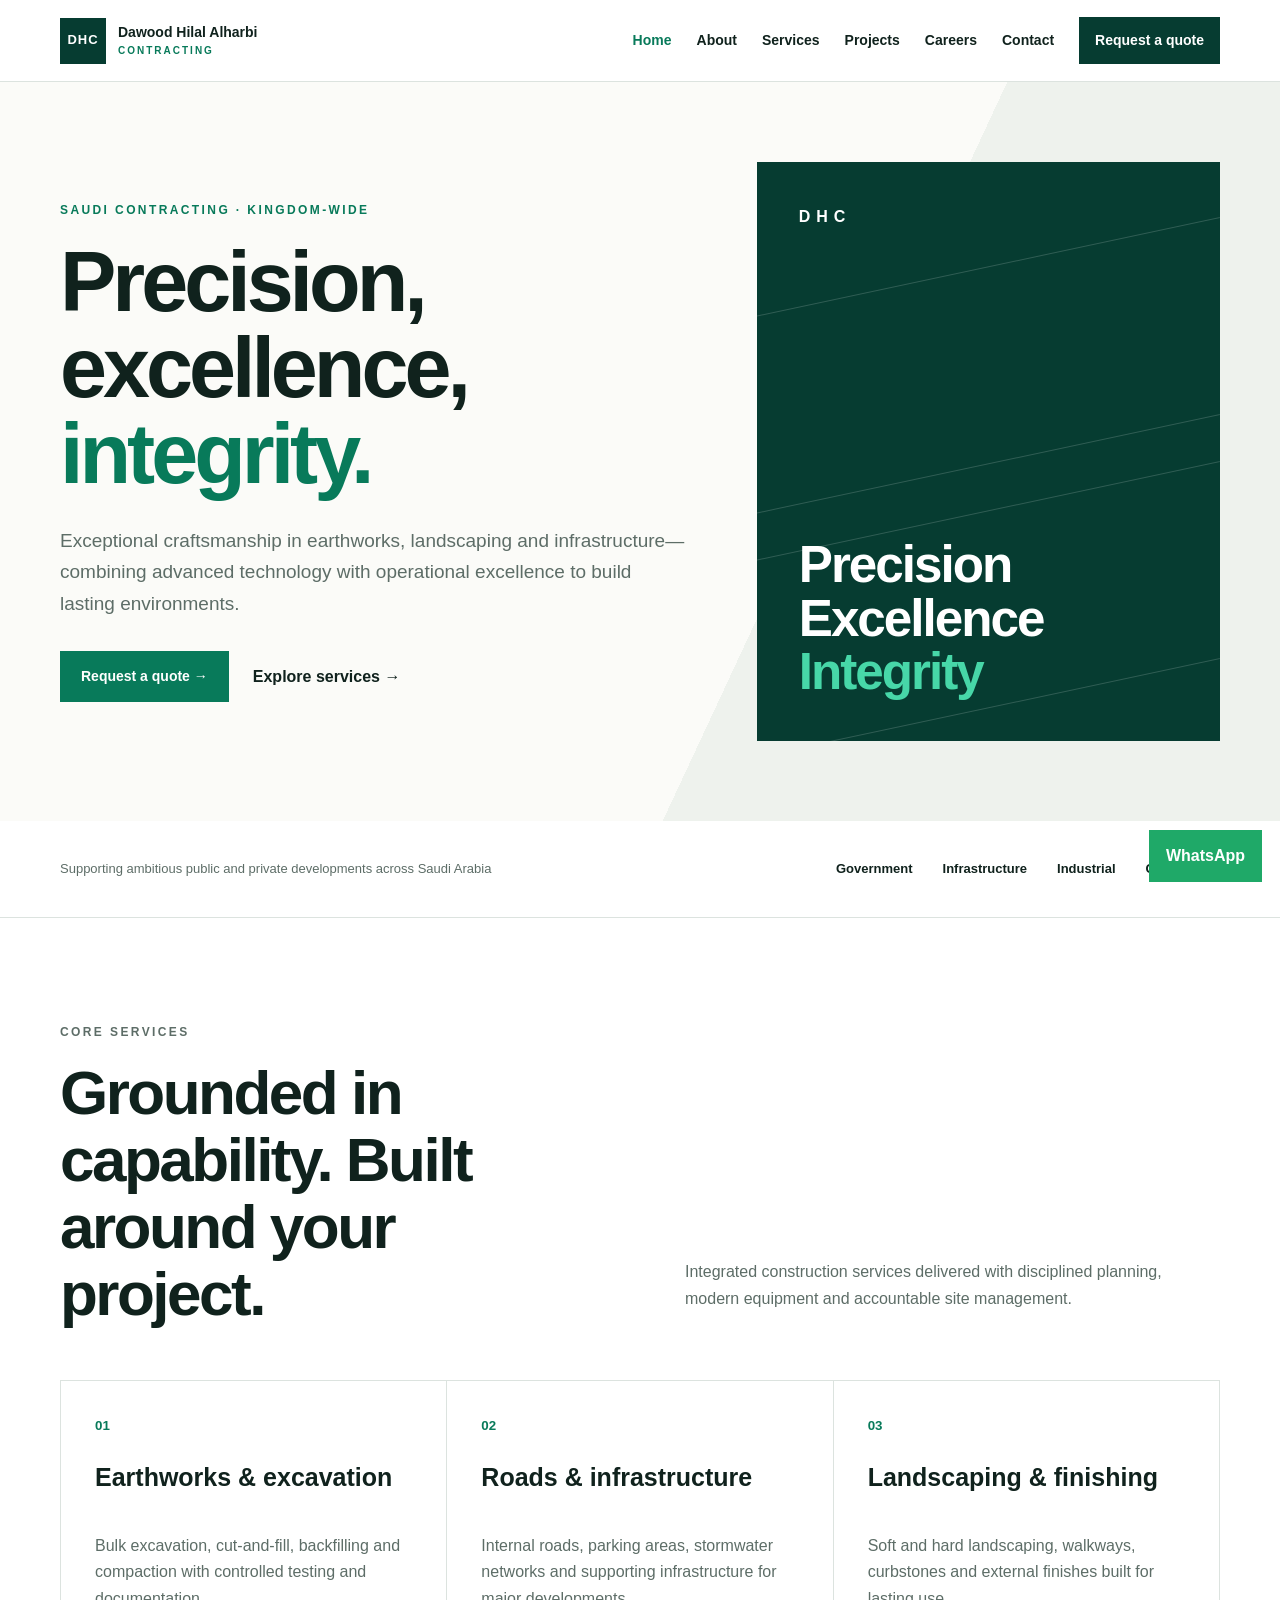
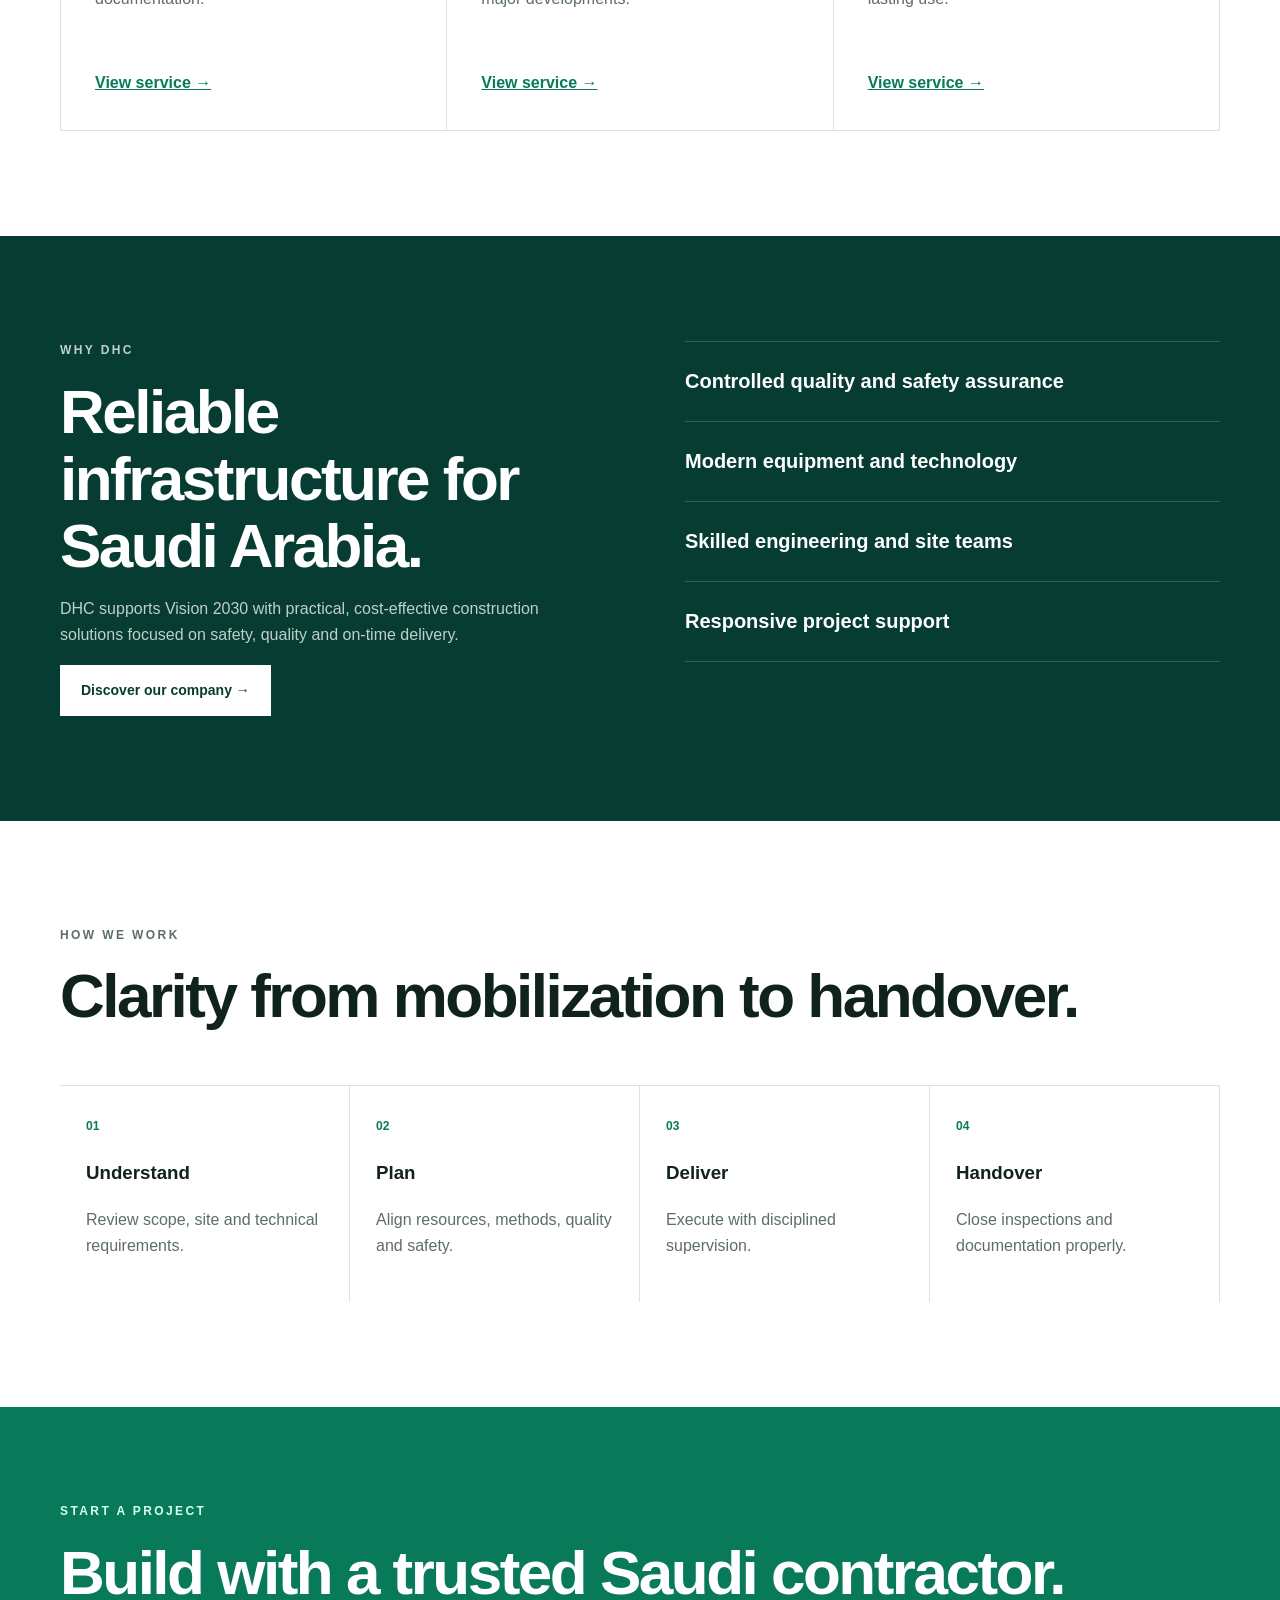
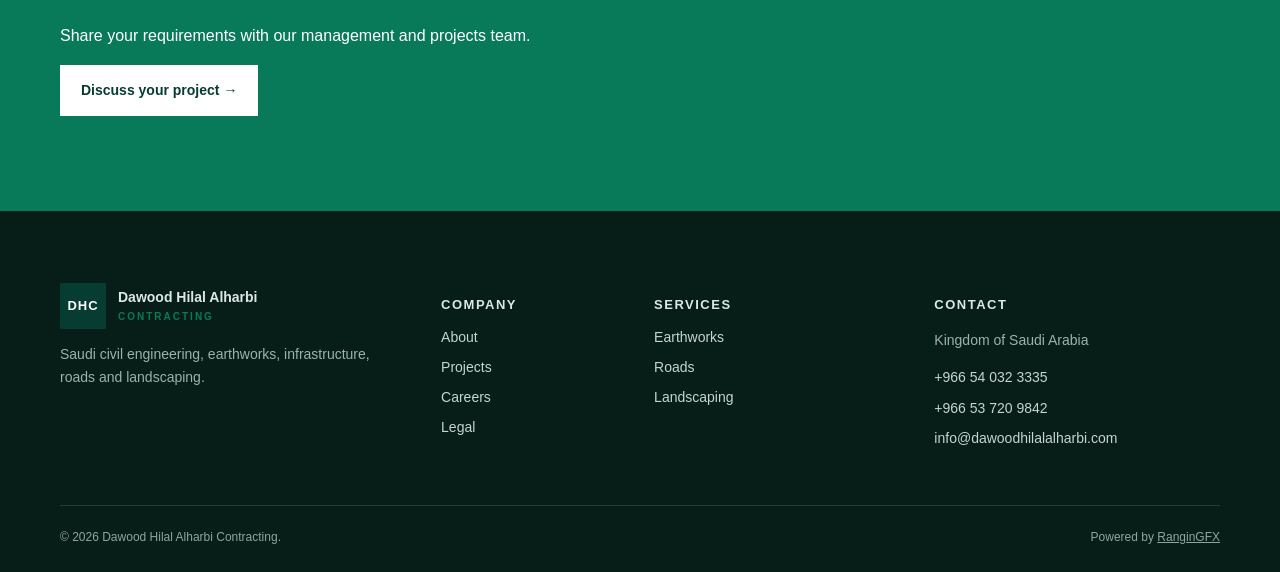
<file: index.html>
<!doctype html><html lang="en"><head><meta charset="utf-8"><meta name="viewport" content="width=device-width,initial-scale=1"><title>Dawood Hilal Alharbi Contracting | Saudi Construction Company</title><meta name="description" content="Saudi contractor for earthworks, civil infrastructure, roads and landscaping. Safe, efficient delivery across the Kingdom."><meta name="robots" content="index,follow,max-image-preview:large"><link rel="canonical" href="https://dawoodhilalalharbi.com/"><meta property="og:title" content="Dawood Hilal Alharbi Contracting"><meta property="og:description" content="Precision, excellence and integrity in Saudi construction."><meta property="og:url" content="https://dawoodhilalalharbi.com/"><meta property="og:type" content="website"><link rel="icon" href="/favicon.svg"><link rel="stylesheet" href="/assets/styles.css"><script type="application/ld+json">{"@context":"https://schema.org","@type":"GeneralContractor","name":"Dawood Hilal Alharbi Contracting","alternateName":"DHC","url":"https://dawoodhilalalharbi.com","email":"info@dawoodhilalalharbi.com","telephone":"+966540323335","areaServed":{"@type":"Country","name":"Saudi Arabia"},"sameAs":["https://www.facebook.com/dawoodhilalalharbi","https://www.linkedin.com/company/dawoodhilalalharbi"]}</script></head><body><a class="skip" href="#main">Skip to content</a><header class="site-header"><div class="container header-inner"><a class="brand" href="/"><span class="brand-mark">DHC</span><span><b>Dawood Hilal Alharbi</b><small>Contracting</small></span></a><button class="menu" aria-expanded="false">☰</button><nav class="nav"><a href="/" aria-current="page">Home</a><a href="/about/">About</a><a href="/services/">Services</a><a href="/projects/">Projects</a><a href="/careers/">Careers</a><a href="/contact/">Contact</a><a class="nav-cta" href="/contact/">Request a quote</a></nav></div></header><main id="main"><section class="hero"><div class="container hero-grid"><div><p class="eyebrow">Saudi contracting · Kingdom-wide</p><h1>Precision, excellence, <span>integrity.</span></h1><p class="lead">Exceptional craftsmanship in earthworks, landscaping and infrastructure—combining advanced technology with operational excellence to build lasting environments.</p><div class="actions"><a class="button" href="/contact/">Request a quote →</a><a class="text-link" href="/services/">Explore services →</a></div></div><div class="visual"><b>DHC</b><strong>Precision<br>Excellence<br><span>Integrity</span></strong></div></div></section><section class="trust"><div class="container"><p>Supporting ambitious public and private developments across Saudi Arabia</p><div><span>Government</span><span>Infrastructure</span><span>Industrial</span><span>Commercial</span></div></div></section><section class="section"><div class="container"><div class="section-head"><div><p class="eyebrow">Core services</p><h2>Grounded in capability. Built around your project.</h2></div><p>Integrated construction services delivered with disciplined planning, modern equipment and accountable site management.</p></div><div class="cards"><article class="card"><small>01</small><h3>Earthworks & excavation</h3><p>Bulk excavation, cut-and-fill, backfilling and compaction with controlled testing and documentation.</p><a href="/services/earthworks-excavation/">View service →</a></article><article class="card"><small>02</small><h3>Roads & infrastructure</h3><p>Internal roads, parking areas, stormwater networks and supporting infrastructure for major developments.</p><a href="/services/roads-infrastructure/">View service →</a></article><article class="card"><small>03</small><h3>Landscaping & finishing</h3><p>Soft and hard landscaping, walkways, curbstones and external finishes built for lasting use.</p><a href="/services/landscaping/">View service →</a></article></div></div></section><section class="section dark"><div class="container split"><div><p class="eyebrow">Why DHC</p><h2>Reliable infrastructure for Saudi Arabia.</h2><p>DHC supports Vision 2030 with practical, cost-effective construction solutions focused on safety, quality and on-time delivery.</p><a class="button button-light" href="/about/">Discover our company →</a></div><ul class="list"><li>Controlled quality and safety assurance</li><li>Modern equipment and technology</li><li>Skilled engineering and site teams</li><li>Responsive project support</li></ul></div></section><section class="section"><div class="container"><p class="eyebrow">How we work</p><h2>Clarity from mobilization to handover.</h2><div class="process"><article><span>01</span><h3>Understand</h3><p>Review scope, site and technical requirements.</p></article><article><span>02</span><h3>Plan</h3><p>Align resources, methods, quality and safety.</p></article><article><span>03</span><h3>Deliver</h3><p>Execute with disciplined supervision.</p></article><article><span>04</span><h3>Handover</h3><p>Close inspections and documentation properly.</p></article></div></div></section><section class="cta"><div class="container"><p class="eyebrow">Start a project</p><h2>Build with a trusted Saudi contractor.</h2><p>Share your requirements with our management and projects team.</p><a class="button button-light" href="/contact/">Discuss your project →</a></div></section></main><footer><div class="container footer-grid"><div><a class="brand" href="/"><span class="brand-mark">DHC</span><span><b>Dawood Hilal Alharbi</b><small>Contracting</small></span></a><p>Saudi civil engineering, earthworks, infrastructure, roads and landscaping.</p></div><div><h2>Company</h2><a href="/about/">About</a><a href="/projects/">Projects</a><a href="/careers/">Careers</a><a href="/legal/">Legal</a></div><div><h2>Services</h2><a href="/services/earthworks-excavation/">Earthworks</a><a href="/services/roads-infrastructure/">Roads</a><a href="/services/landscaping/">Landscaping</a></div><div><h2>Contact</h2><p>Kingdom of Saudi Arabia</p><a href="tel:+966540323335">+966 54 032 3335</a><a href="tel:+966537209842">+966 53 720 9842</a><a href="mailto:info@dawoodhilalalharbi.com">info@dawoodhilalalharbi.com</a></div></div><div class="container footer-bottom"><span>© 2026 Dawood Hilal Alharbi Contracting.</span><span>Powered by <a href="https://rangingfx.com/">RanginGFX</a></span></div></footer><a class="wa" href="https://wa.me/966540323335">WhatsApp</a><script src="/assets/site.js"></script></body></html>
</file>
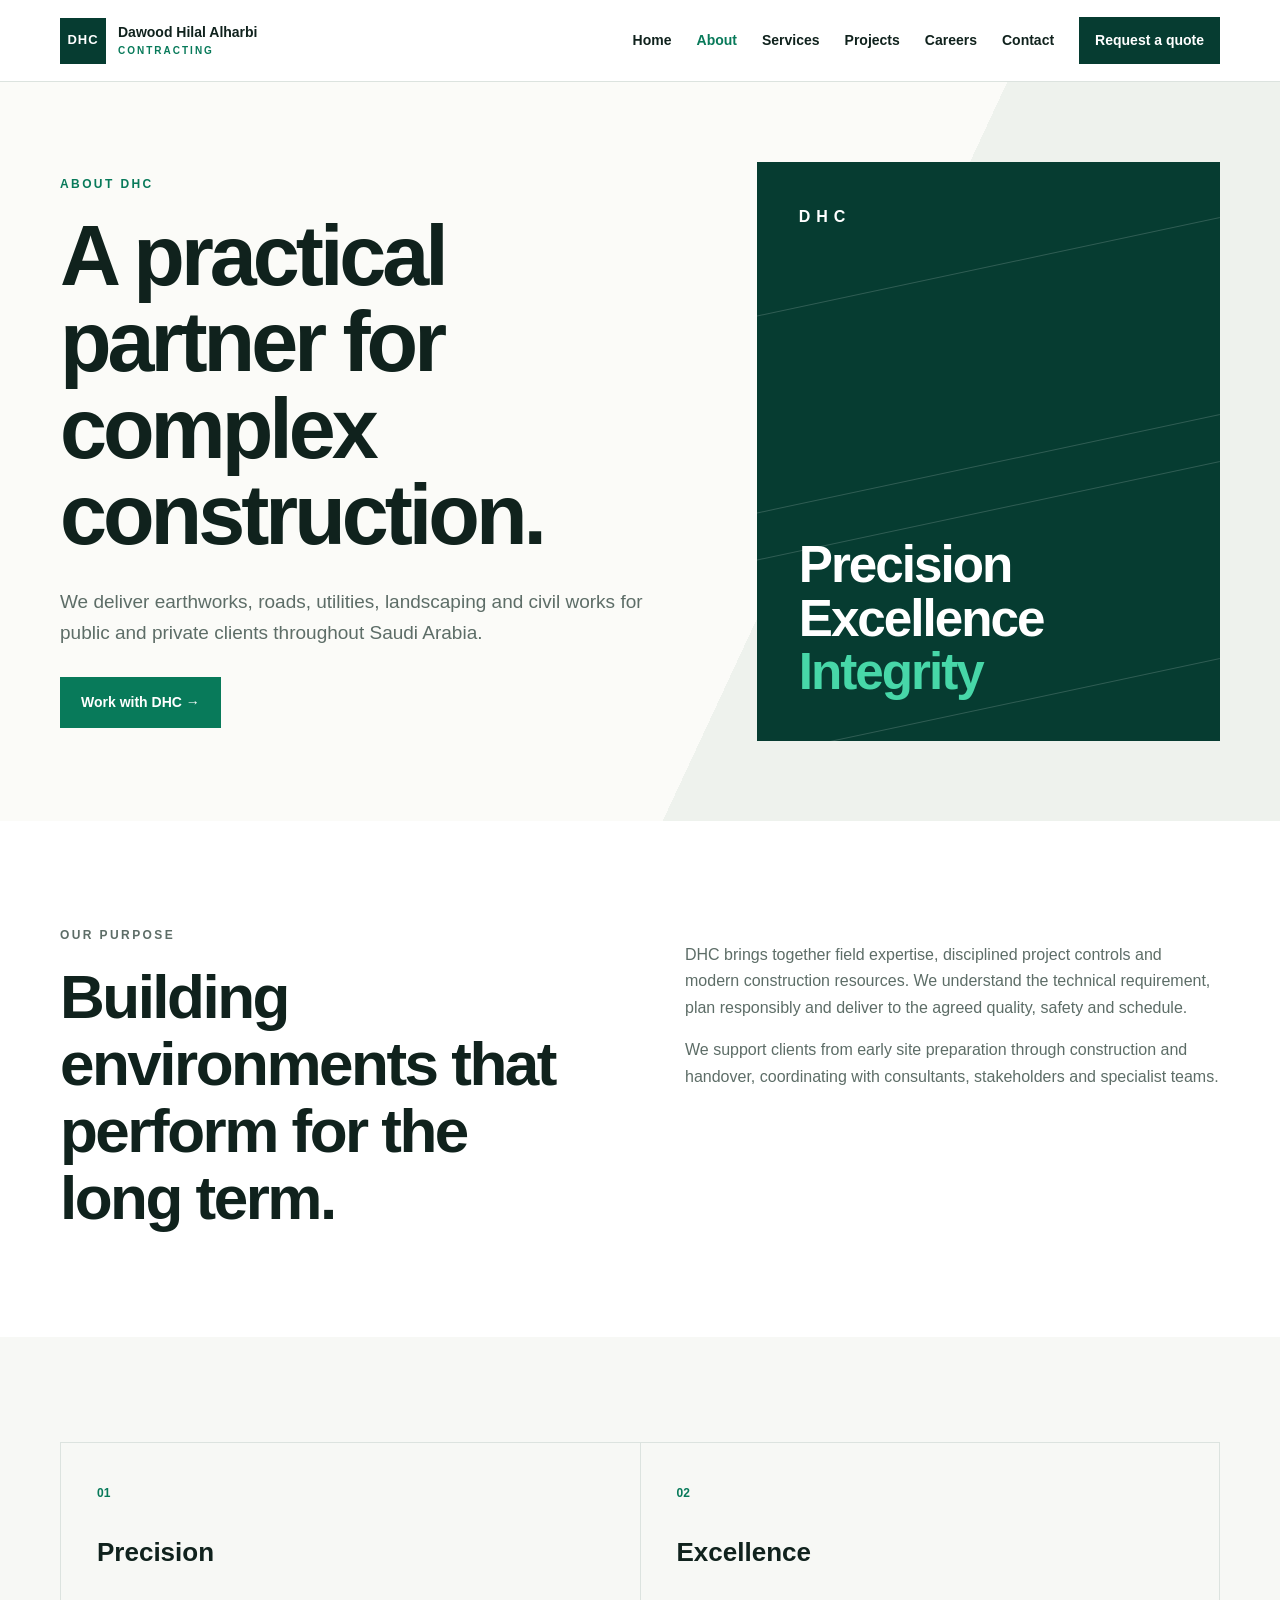
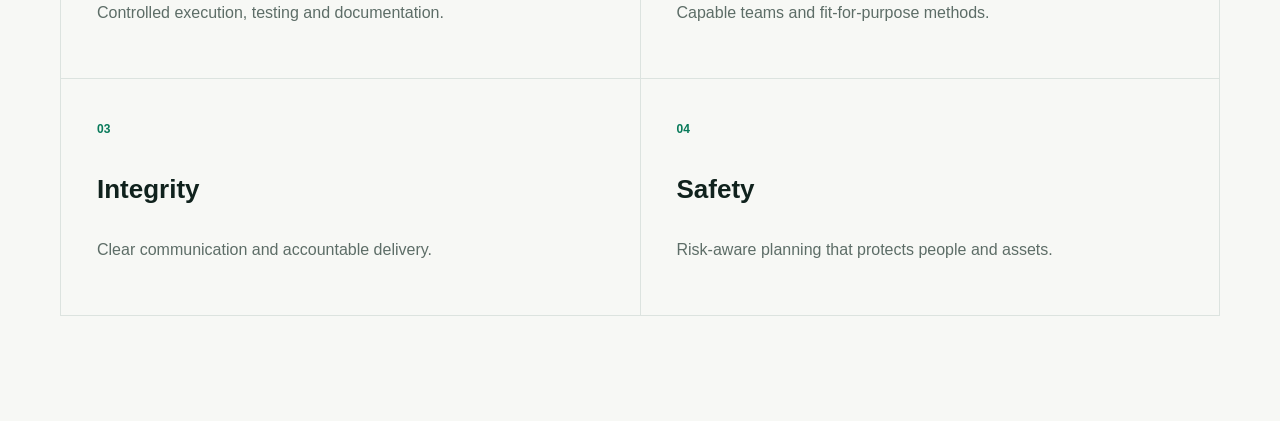
<file: about/index.html>
<!doctype html><html lang="en"><head><meta charset="utf-8"><meta name="viewport" content="width=device-width,initial-scale=1"><title>About DHC | Saudi Contracting Company</title><meta name="description" content="Learn about Dawood Hilal Alharbi Contracting, focused on safe, precise and accountable infrastructure delivery in Saudi Arabia."><link rel="canonical" href="https://dawoodhilalalharbi.com/about/"><link rel="stylesheet" href="/assets/styles.css"></head><body><header class="site-header"><div class="container header-inner"><a class="brand" href="/"><span class="brand-mark">DHC</span><span><b>Dawood Hilal Alharbi</b><small>Contracting</small></span></a><button class="menu">☰</button><nav class="nav"><a href="/">Home</a><a href="/about/" aria-current="page">About</a><a href="/services/">Services</a><a href="/projects/">Projects</a><a href="/careers/">Careers</a><a href="/contact/">Contact</a><a class="nav-cta" href="/contact/">Request a quote</a></nav></div></header><main><section class="hero"><div class="container hero-grid"><div><p class="eyebrow">About DHC</p><h1>A practical partner for complex construction.</h1><p class="lead">We deliver earthworks, roads, utilities, landscaping and civil works for public and private clients throughout Saudi Arabia.</p><a class="button" href="/contact/">Work with DHC →</a></div><div class="visual"><b>DHC</b><strong>Precision<br>Excellence<br><span>Integrity</span></strong></div></div></section><section class="section"><div class="container split"><div><p class="eyebrow">Our purpose</p><h2>Building environments that perform for the long term.</h2></div><div class="prose"><p>DHC brings together field expertise, disciplined project controls and modern construction resources. We understand the technical requirement, plan responsibly and deliver to the agreed quality, safety and schedule.</p><p>We support clients from early site preparation through construction and handover, coordinating with consultants, stakeholders and specialist teams.</p></div></div></section><section class="section soft"><div class="container grid"><article><span>01</span><h3>Precision</h3><p>Controlled execution, testing and documentation.</p></article><article><span>02</span><h3>Excellence</h3><p>Capable teams and fit-for-purpose methods.</p></article><article><span>03</span><h3>Integrity</h3><p>Clear communication and accountable delivery.</p></article><article><span>04</span><h3>Safety</h3><p>Risk-aware planning that protects people and assets.</p></article></div></section></main><script src="/assets/site.js"></script></body></html>
</file>
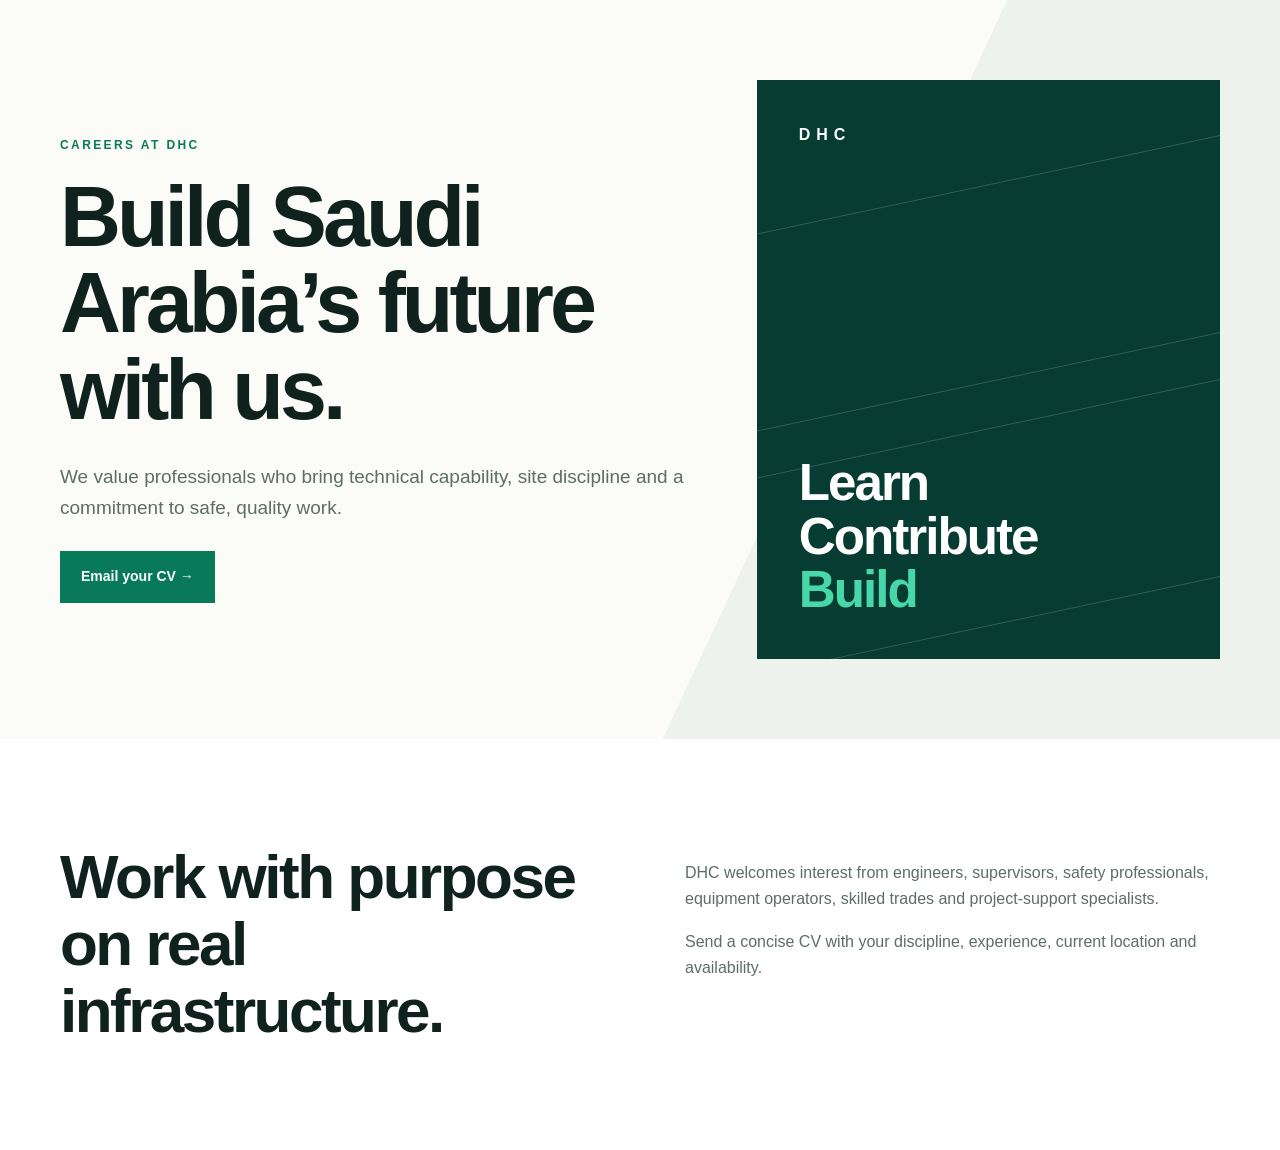
<file: careers/index.html>
<!doctype html><html lang="en"><head><meta charset="utf-8"><meta name="viewport" content="width=device-width,initial-scale=1"><title>Careers at DHC | Construction Jobs Saudi Arabia</title><meta name="description" content="Career opportunities in engineering, safety, supervision and construction operations at DHC."><link rel="canonical" href="https://dawoodhilalalharbi.com/careers/"><link rel="stylesheet" href="/assets/styles.css"></head><body><main><section class="hero"><div class="container hero-grid"><div><p class="eyebrow">Careers at DHC</p><h1>Build Saudi Arabia’s future with us.</h1><p class="lead">We value professionals who bring technical capability, site discipline and a commitment to safe, quality work.</p><a class="button" href="mailto:info@dawoodhilalalharbi.com?subject=Career%20Application%20-%20DHC">Email your CV →</a></div><div class="visual"><b>DHC</b><strong>Learn<br>Contribute<br><span>Build</span></strong></div></div></section><section class="section"><div class="container split"><div><h2>Work with purpose on real infrastructure.</h2></div><div class="prose"><p>DHC welcomes interest from engineers, supervisors, safety professionals, equipment operators, skilled trades and project-support specialists.</p><p>Send a concise CV with your discipline, experience, current location and availability.</p></div></div></section></main></body></html>
</file>
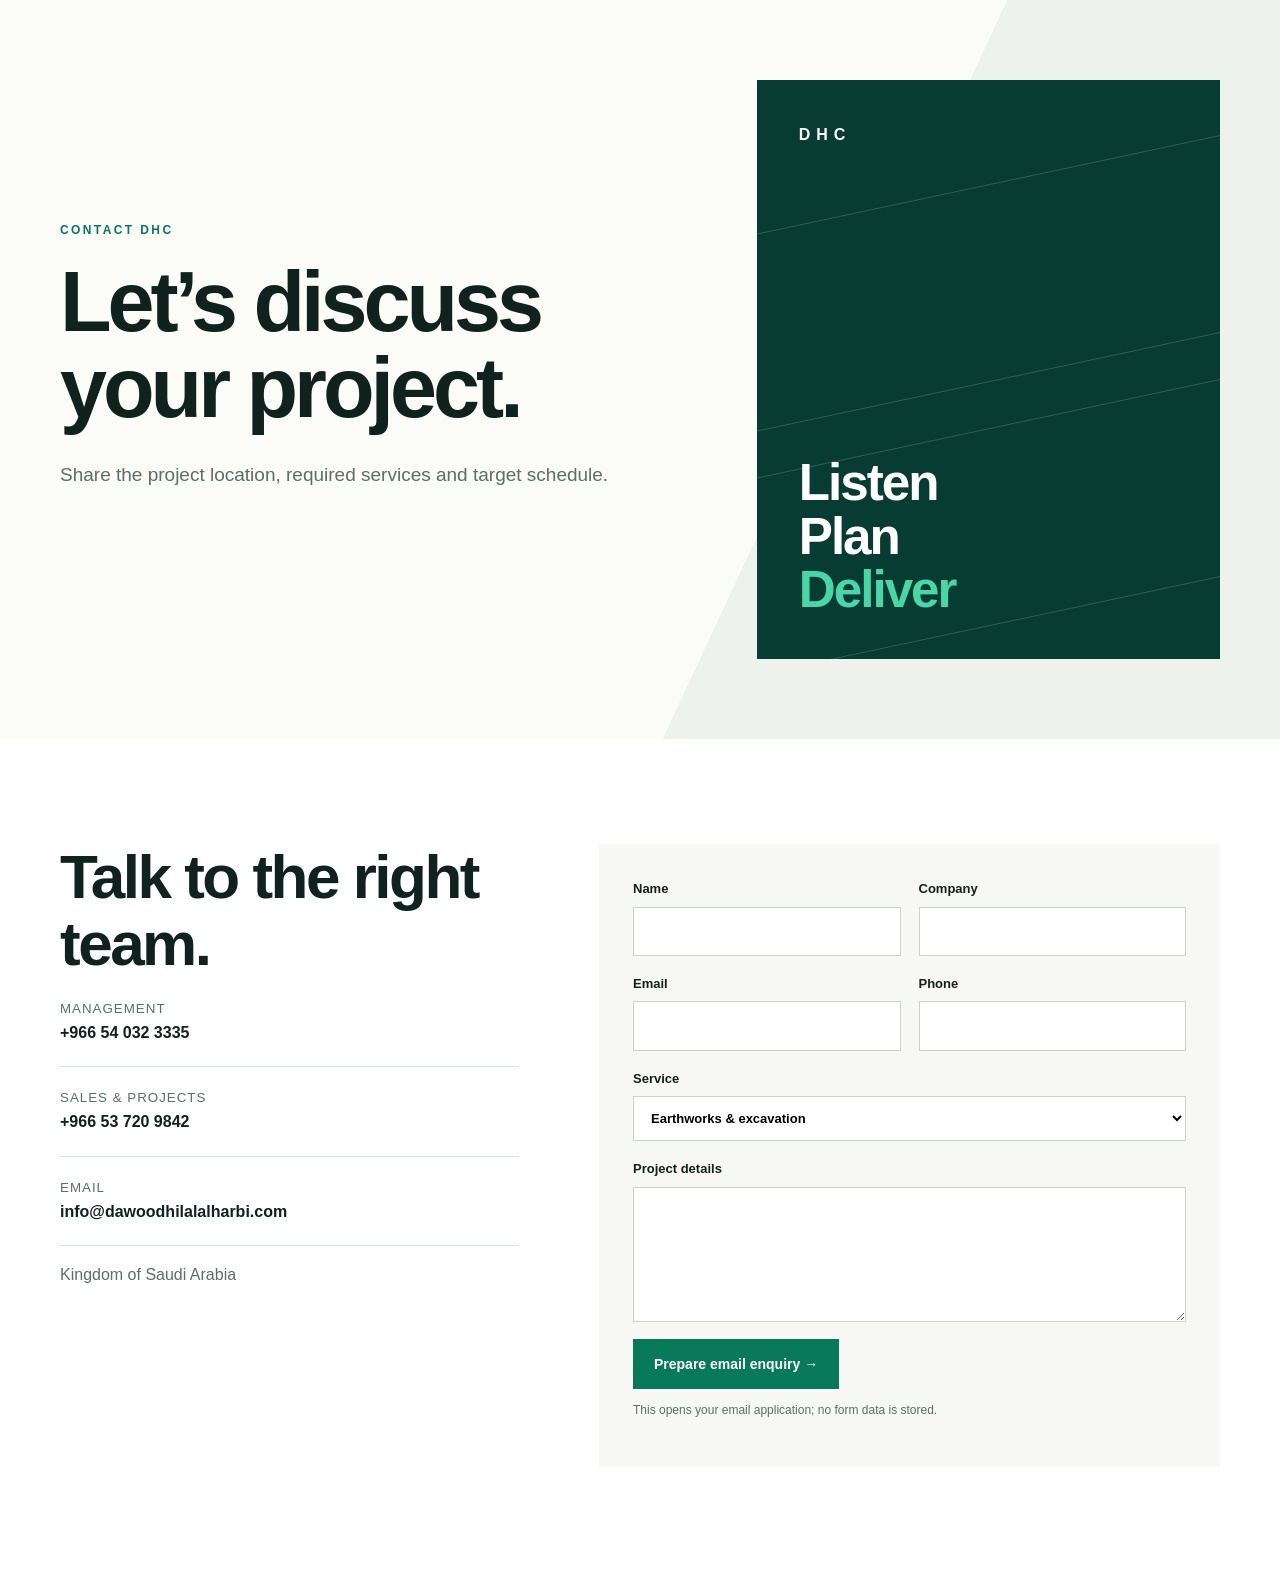
<file: contact/index.html>
<!doctype html><html lang="en"><head><meta charset="utf-8"><meta name="viewport" content="width=device-width,initial-scale=1"><title>Contact DHC | Request a Construction Quote</title><meta name="description" content="Contact DHC for construction, earthworks, roads, infrastructure and landscaping enquiries in Saudi Arabia."><link rel="canonical" href="https://dawoodhilalalharbi.com/contact/"><link rel="stylesheet" href="/assets/styles.css"></head><body><main><section class="hero"><div class="container hero-grid"><div><p class="eyebrow">Contact DHC</p><h1>Let’s discuss your project.</h1><p class="lead">Share the project location, required services and target schedule.</p></div><div class="visual"><b>DHC</b><strong>Listen<br>Plan<br><span>Deliver</span></strong></div></div></section><section class="section"><div class="container contact"><div><h2>Talk to the right team.</h2><a class="contact-line" href="tel:+966540323335"><small>Management</small><b>+966 54 032 3335</b></a><a class="contact-line" href="tel:+966537209842"><small>Sales & projects</small><b>+966 53 720 9842</b></a><a class="contact-line" href="mailto:info@dawoodhilalalharbi.com"><small>Email</small><b>info@dawoodhilalalharbi.com</b></a><p>Kingdom of Saudi Arabia</p></div><form id="enquiry" class="form"><div class="row"><label>Name<input name="name" required></label><label>Company<input name="company"></label></div><div class="row"><label>Email<input type="email" name="email" required></label><label>Phone<input name="phone"></label></div><label>Service<select name="service"><option>Earthworks & excavation</option><option>Roads & infrastructure</option><option>Landscaping & finishing</option><option>Civil & structural works</option><option>Other</option></select></label><label>Project details<textarea name="details" rows="5" required></textarea></label><button class="button">Prepare email enquiry →</button><p class="form-note">This opens your email application; no form data is stored.</p></form></div></section></main><script src="/assets/site.js"></script></body></html>
</file>
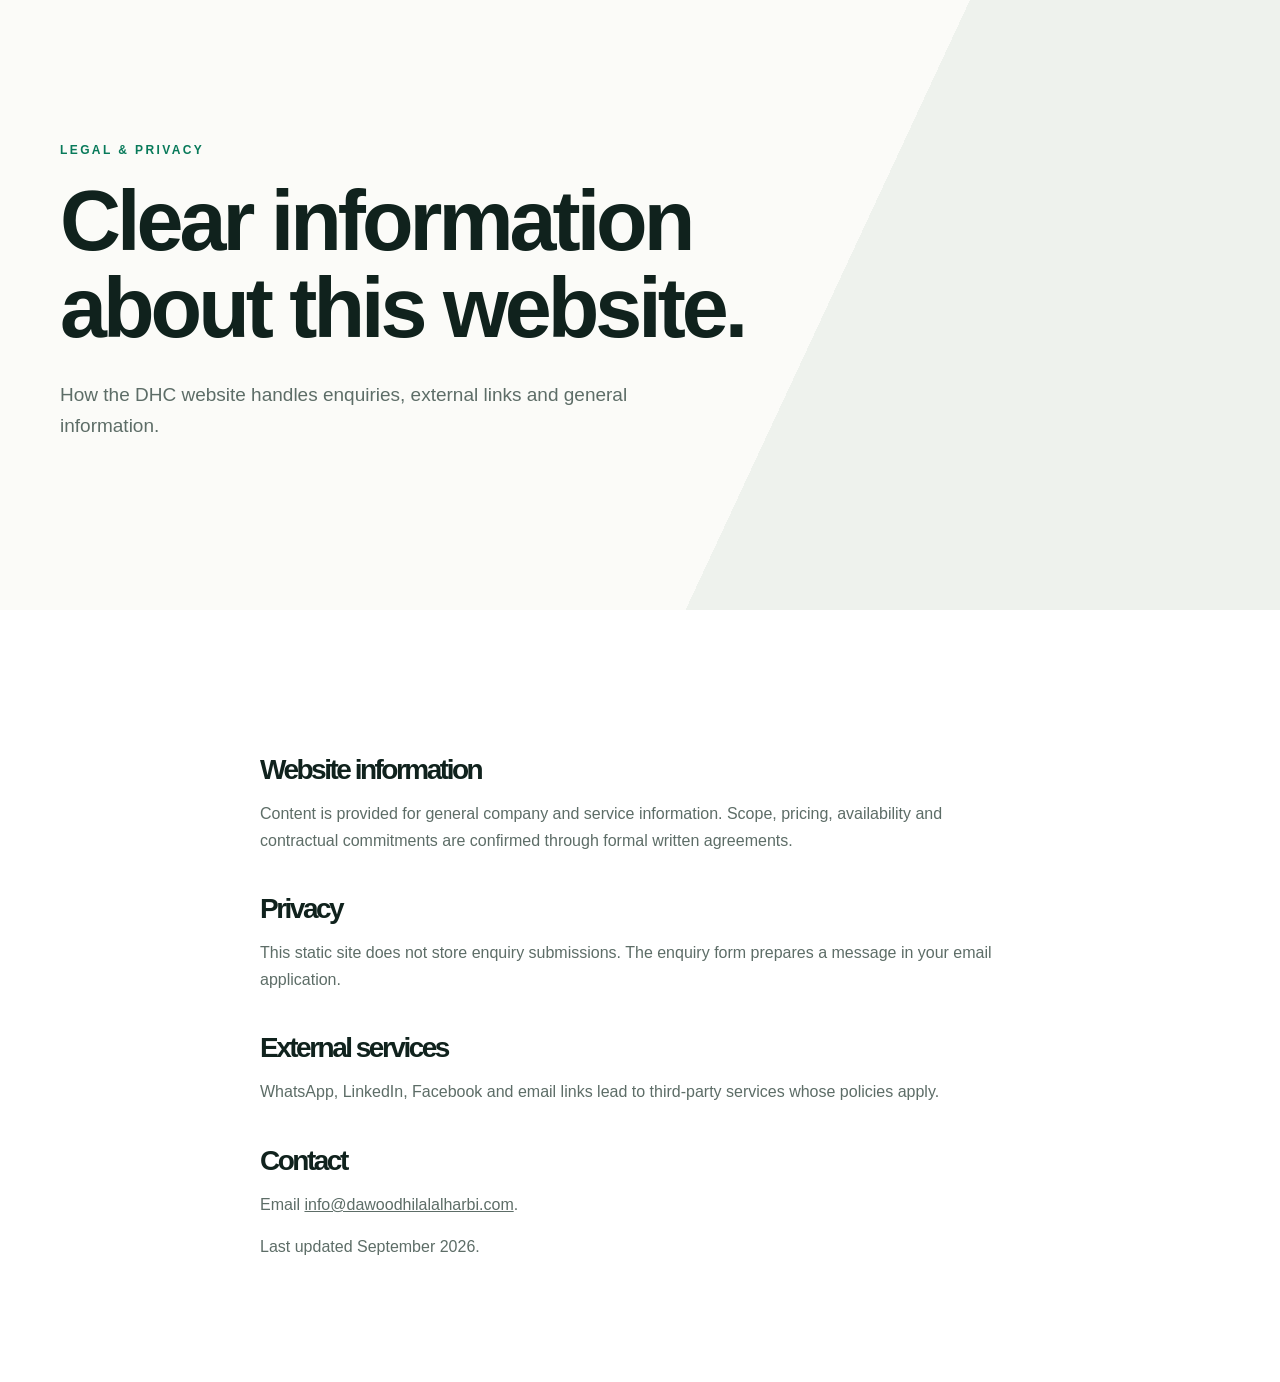
<file: legal/index.html>
<!doctype html><html lang="en"><head><meta charset="utf-8"><meta name="viewport" content="width=device-width,initial-scale=1"><title>Legal & Privacy | DHC</title><meta name="description" content="Legal and privacy information for Dawood Hilal Alharbi Contracting."><link rel="canonical" href="https://dawoodhilalalharbi.com/legal/"><link rel="stylesheet" href="/assets/styles.css"></head><body><main><section class="hero"><div class="container"><p class="eyebrow">Legal & privacy</p><h1>Clear information about this website.</h1><p class="lead">How the DHC website handles enquiries, external links and general information.</p></div></section><section class="section"><div class="container legal"><h2>Website information</h2><p>Content is provided for general company and service information. Scope, pricing, availability and contractual commitments are confirmed through formal written agreements.</p><h2>Privacy</h2><p>This static site does not store enquiry submissions. The enquiry form prepares a message in your email application.</p><h2>External services</h2><p>WhatsApp, LinkedIn, Facebook and email links lead to third-party services whose policies apply.</p><h2>Contact</h2><p>Email <a href="mailto:info@dawoodhilalalharbi.com">info@dawoodhilalalharbi.com</a>.</p><p>Last updated September 2026.</p></div></section></main></body></html>
</file>
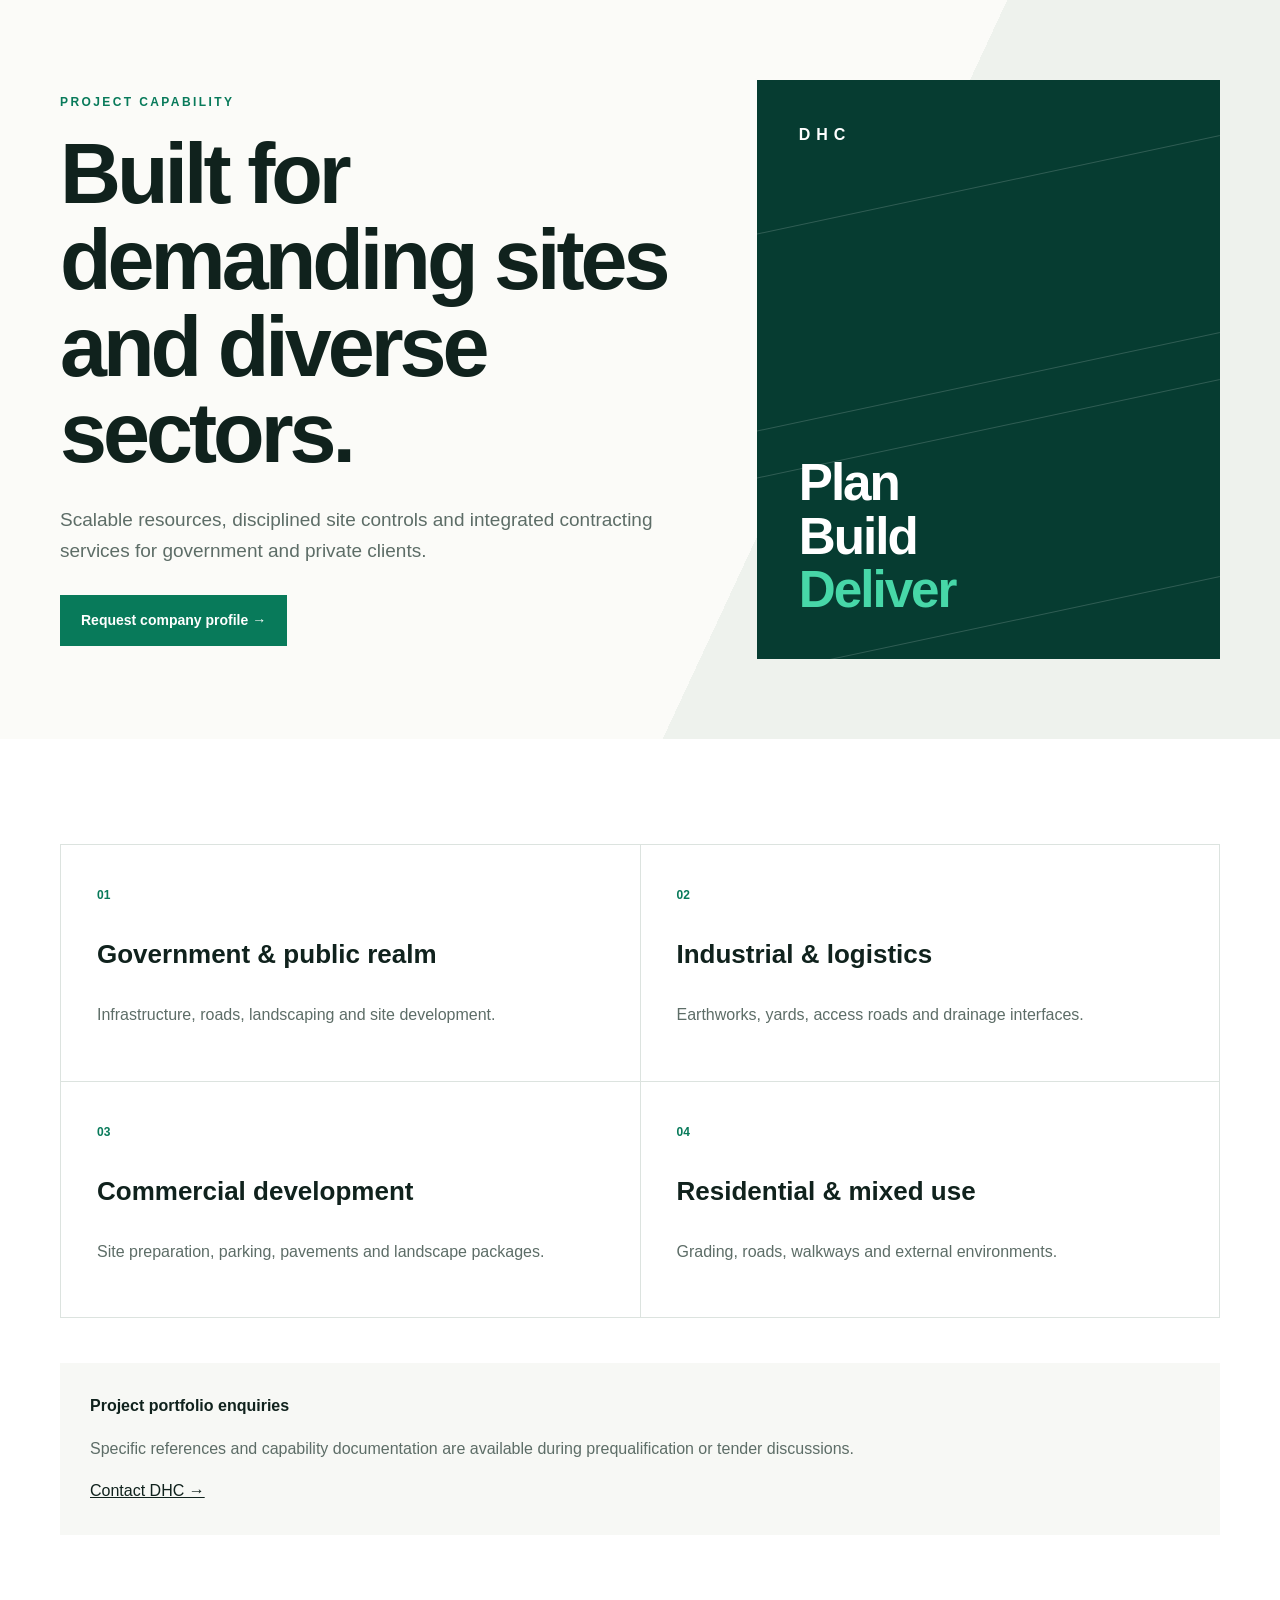
<file: projects/index.html>
<!doctype html><html lang="en"><head><meta charset="utf-8"><meta name="viewport" content="width=device-width,initial-scale=1"><title>Construction Project Capabilities | DHC Saudi Arabia</title><meta name="description" content="DHC capabilities for government, industrial, commercial and residential projects in Saudi Arabia."><link rel="canonical" href="https://dawoodhilalalharbi.com/projects/"><link rel="stylesheet" href="/assets/styles.css"></head><body><main><section class="hero"><div class="container hero-grid"><div><p class="eyebrow">Project capability</p><h1>Built for demanding sites and diverse sectors.</h1><p class="lead">Scalable resources, disciplined site controls and integrated contracting services for government and private clients.</p><a class="button" href="/contact/">Request company profile →</a></div><div class="visual"><b>DHC</b><strong>Plan<br>Build<br><span>Deliver</span></strong></div></div></section><section class="section"><div class="container"><div class="grid"><article><span>01</span><h3>Government & public realm</h3><p>Infrastructure, roads, landscaping and site development.</p></article><article><span>02</span><h3>Industrial & logistics</h3><p>Earthworks, yards, access roads and drainage interfaces.</p></article><article><span>03</span><h3>Commercial development</h3><p>Site preparation, parking, pavements and landscape packages.</p></article><article><span>04</span><h3>Residential & mixed use</h3><p>Grading, roads, walkways and external environments.</p></article></div><div class="notice"><b>Project portfolio enquiries</b><p>Specific references and capability documentation are available during prequalification or tender discussions.</p><a href="/contact/">Contact DHC →</a></div></div></section></main></body></html>
</file>
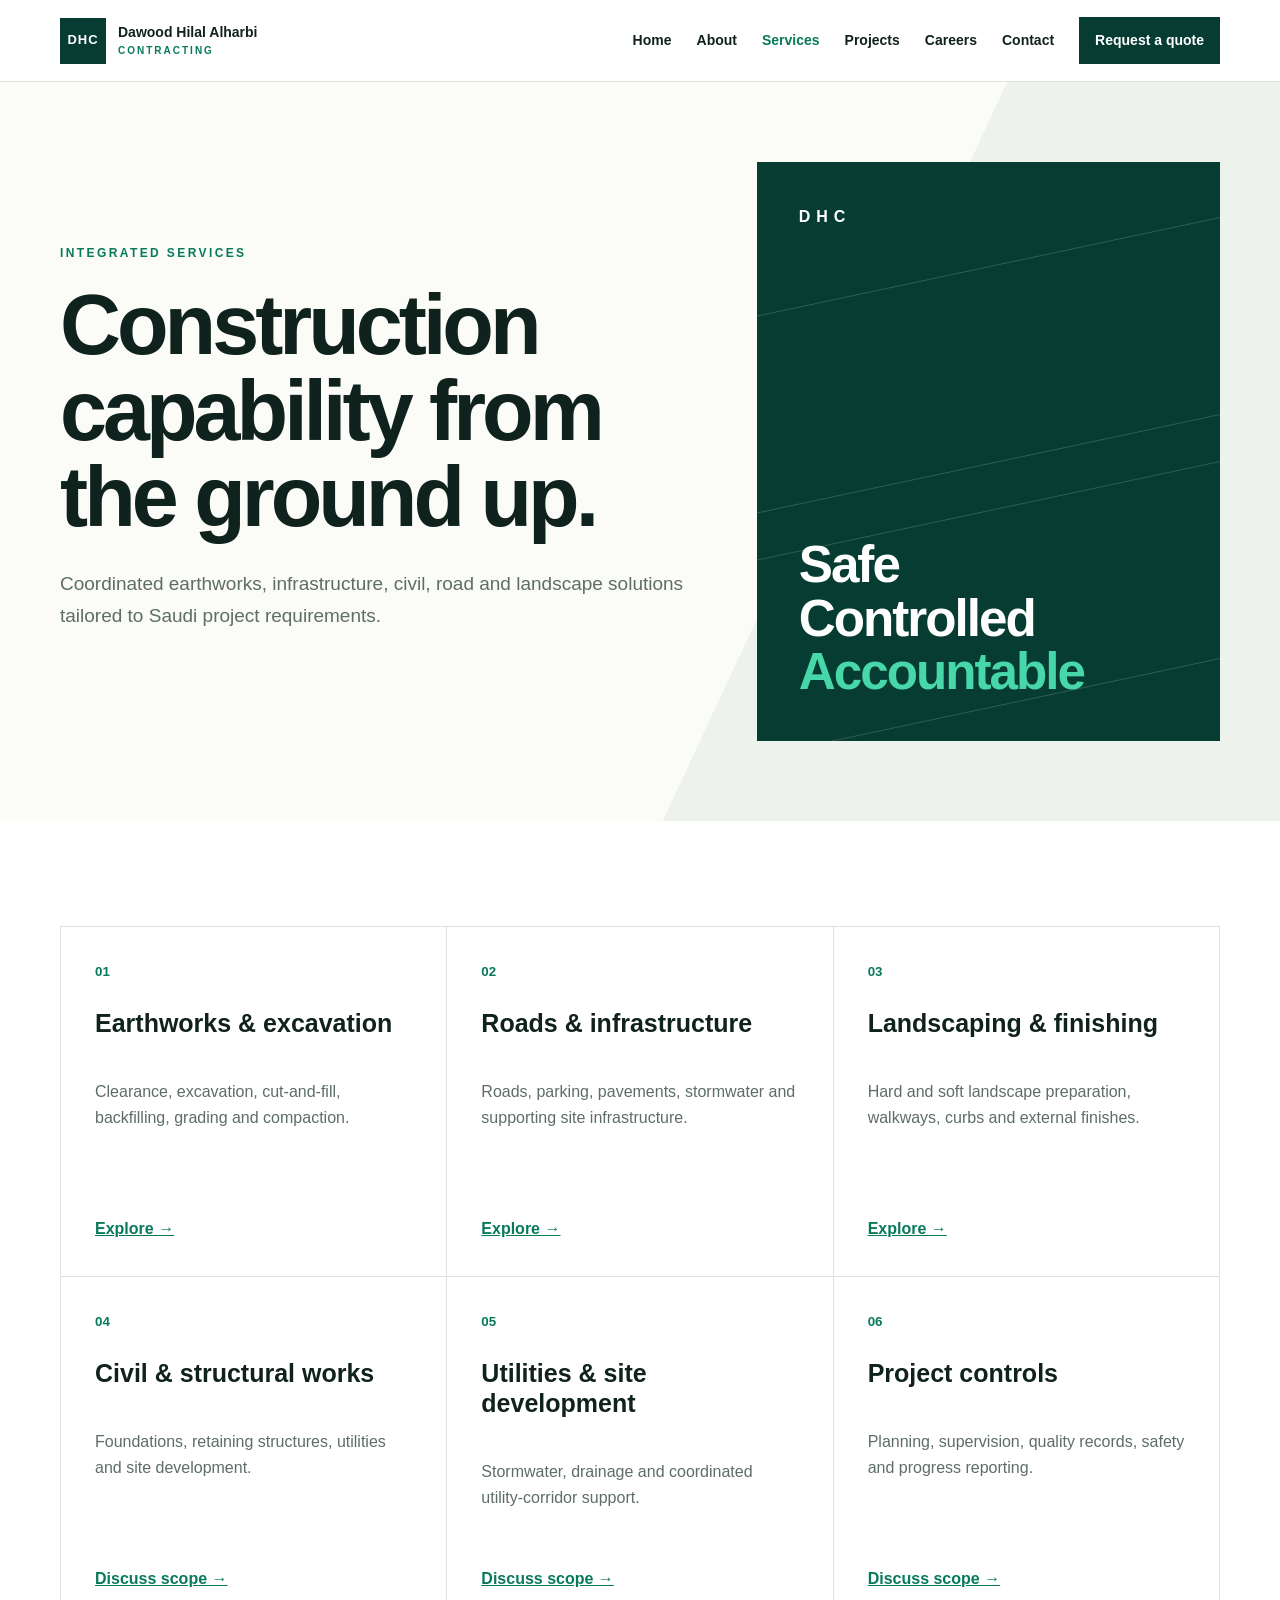
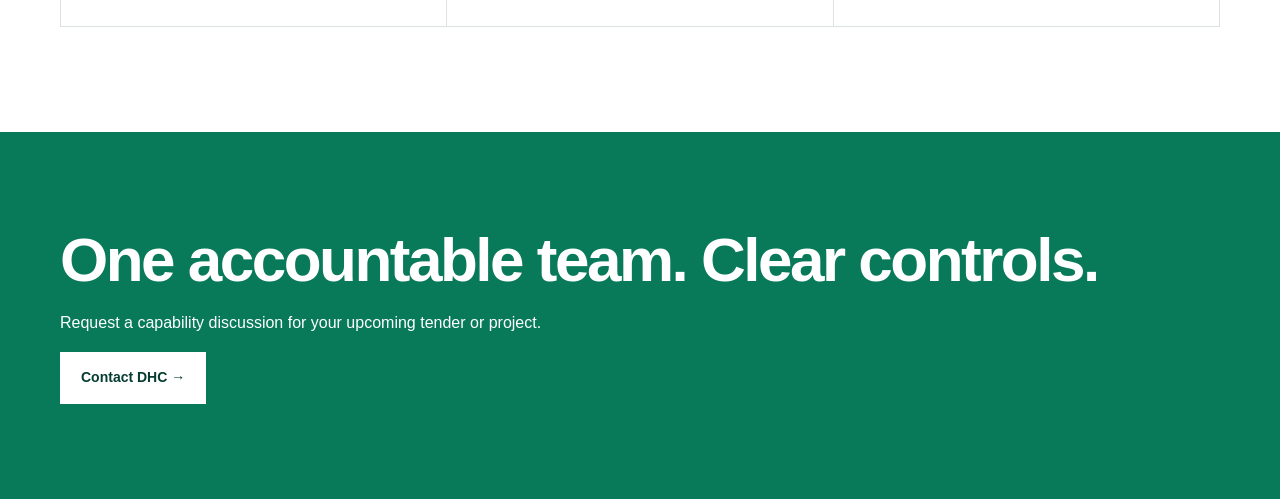
<file: services/index.html>
<!doctype html><html lang="en"><head><meta charset="utf-8"><meta name="viewport" content="width=device-width,initial-scale=1"><title>Construction Services Saudi Arabia | DHC</title><meta name="description" content="Earthworks, roads, civil infrastructure, utilities and landscaping services across Saudi Arabia."><link rel="canonical" href="https://dawoodhilalalharbi.com/services/"><link rel="stylesheet" href="/assets/styles.css"></head><body><header class="site-header"><div class="container header-inner"><a class="brand" href="/"><span class="brand-mark">DHC</span><span><b>Dawood Hilal Alharbi</b><small>Contracting</small></span></a><button class="menu">☰</button><nav class="nav"><a href="/">Home</a><a href="/about/">About</a><a href="/services/" aria-current="page">Services</a><a href="/projects/">Projects</a><a href="/careers/">Careers</a><a href="/contact/">Contact</a><a class="nav-cta" href="/contact/">Request a quote</a></nav></div></header><main><section class="hero"><div class="container hero-grid"><div><p class="eyebrow">Integrated services</p><h1>Construction capability from the ground up.</h1><p class="lead">Coordinated earthworks, infrastructure, civil, road and landscape solutions tailored to Saudi project requirements.</p></div><div class="visual"><b>DHC</b><strong>Safe<br>Controlled<br><span>Accountable</span></strong></div></div></section><section class="section"><div class="container cards"><article class="card"><small>01</small><h3>Earthworks & excavation</h3><p>Clearance, excavation, cut-and-fill, backfilling, grading and compaction.</p><a href="/services/earthworks-excavation/">Explore →</a></article><article class="card"><small>02</small><h3>Roads & infrastructure</h3><p>Roads, parking, pavements, stormwater and supporting site infrastructure.</p><a href="/services/roads-infrastructure/">Explore →</a></article><article class="card"><small>03</small><h3>Landscaping & finishing</h3><p>Hard and soft landscape preparation, walkways, curbs and external finishes.</p><a href="/services/landscaping/">Explore →</a></article><article class="card"><small>04</small><h3>Civil & structural works</h3><p>Foundations, retaining structures, utilities and site development.</p><a href="/contact/">Discuss scope →</a></article><article class="card"><small>05</small><h3>Utilities & site development</h3><p>Stormwater, drainage and coordinated utility-corridor support.</p><a href="/contact/">Discuss scope →</a></article><article class="card"><small>06</small><h3>Project controls</h3><p>Planning, supervision, quality records, safety and progress reporting.</p><a href="/contact/">Discuss scope →</a></article></div></section><section class="cta"><div class="container"><h2>One accountable team. Clear controls.</h2><p>Request a capability discussion for your upcoming tender or project.</p><a class="button button-light" href="/contact/">Contact DHC →</a></div></section></main><script src="/assets/site.js"></script></body></html>
</file>
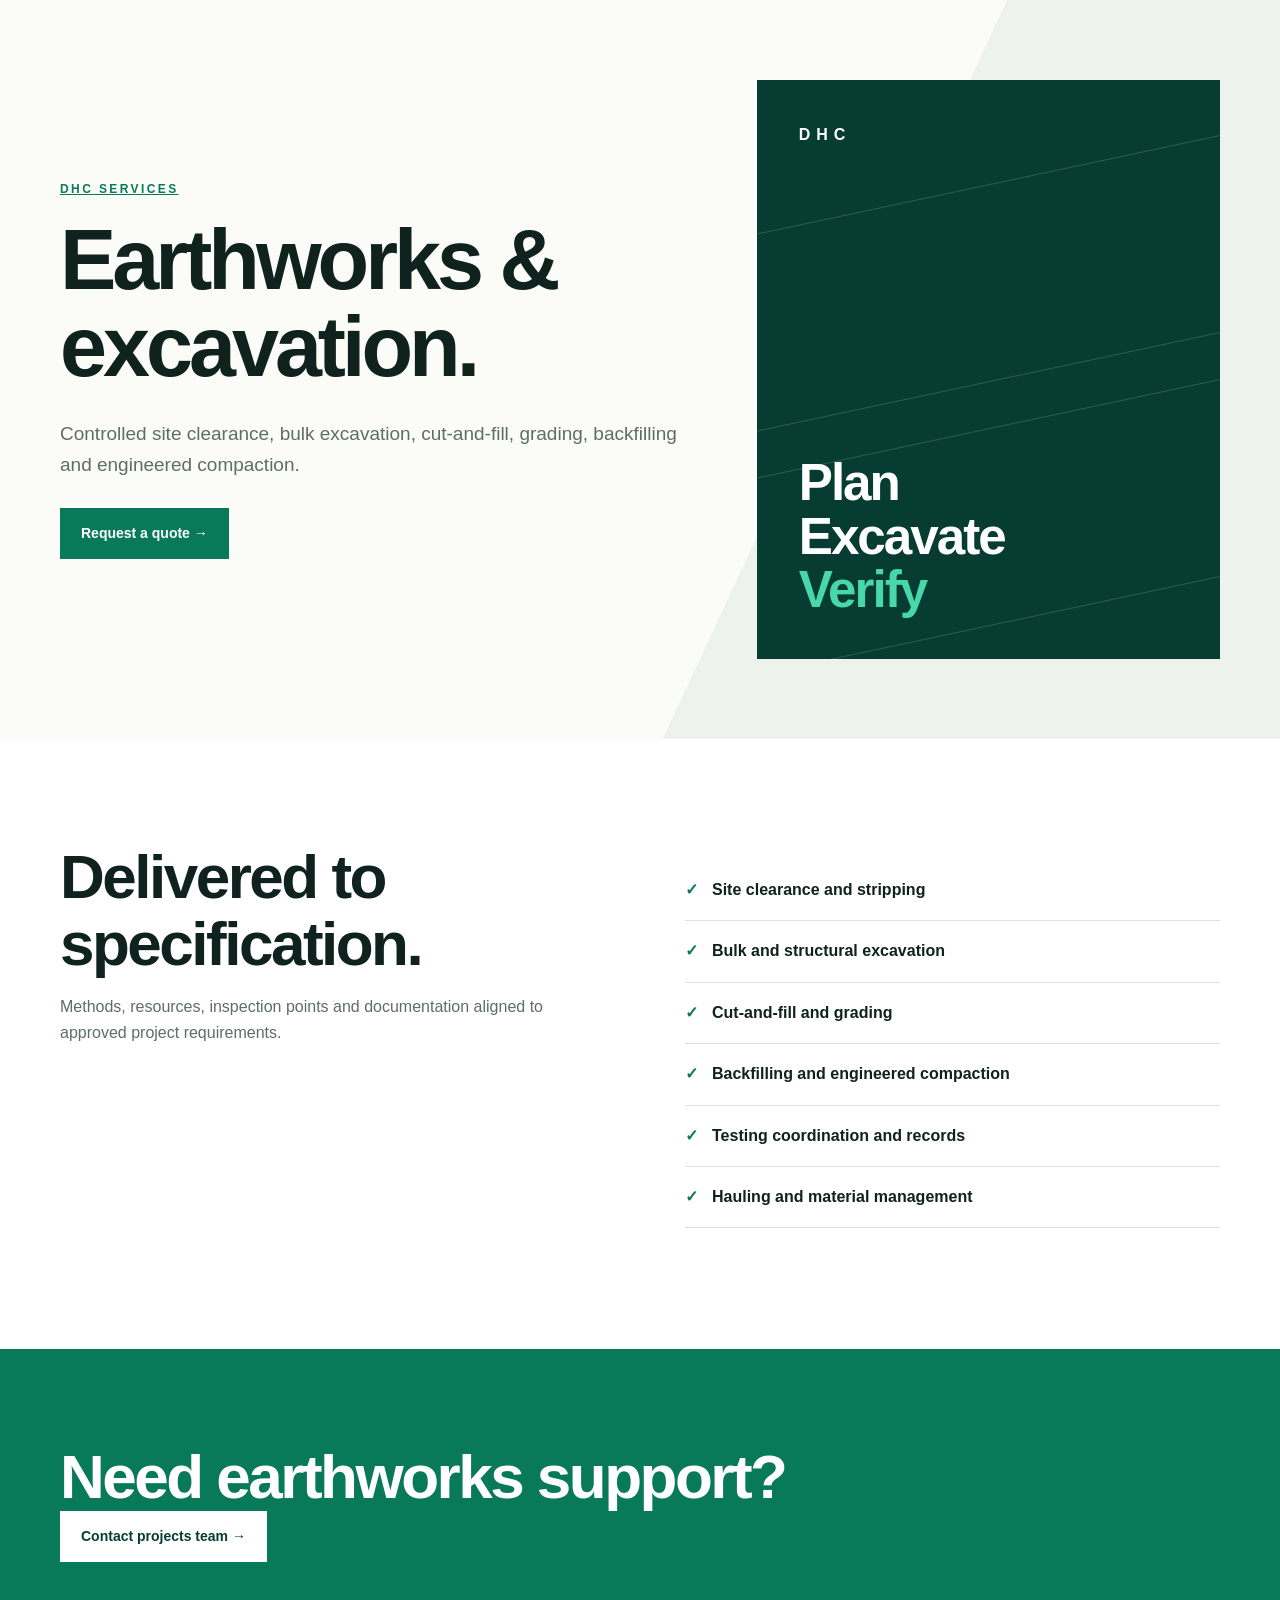
<file: services/earthworks-excavation/index.html>
<!doctype html><html lang="en"><head><meta charset="utf-8"><meta name="viewport" content="width=device-width,initial-scale=1"><title>Earthworks & Excavation Saudi Arabia | DHC</title><meta name="description" content="Bulk excavation, cut-and-fill, backfilling, grading and compaction services across Saudi Arabia."><link rel="canonical" href="https://dawoodhilalalharbi.com/services/earthworks-excavation/"><link rel="stylesheet" href="/assets/styles.css"></head><body><main><section class="hero"><div class="container hero-grid"><div><p class="eyebrow"><a href="/services/">DHC Services</a></p><h1>Earthworks & excavation.</h1><p class="lead">Controlled site clearance, bulk excavation, cut-and-fill, grading, backfilling and engineered compaction.</p><a class="button" href="/contact/">Request a quote →</a></div><div class="visual"><b>DHC</b><strong>Plan<br>Excavate<br><span>Verify</span></strong></div></div></section><section class="section"><div class="container split"><div><h2>Delivered to specification.</h2><p>Methods, resources, inspection points and documentation aligned to approved project requirements.</p></div><ul class="check"><li>Site clearance and stripping</li><li>Bulk and structural excavation</li><li>Cut-and-fill and grading</li><li>Backfilling and engineered compaction</li><li>Testing coordination and records</li><li>Hauling and material management</li></ul></div></section><section class="cta"><div class="container"><h2>Need earthworks support?</h2><a class="button button-light" href="/contact/">Contact projects team →</a></div></section></main></body></html>
</file>
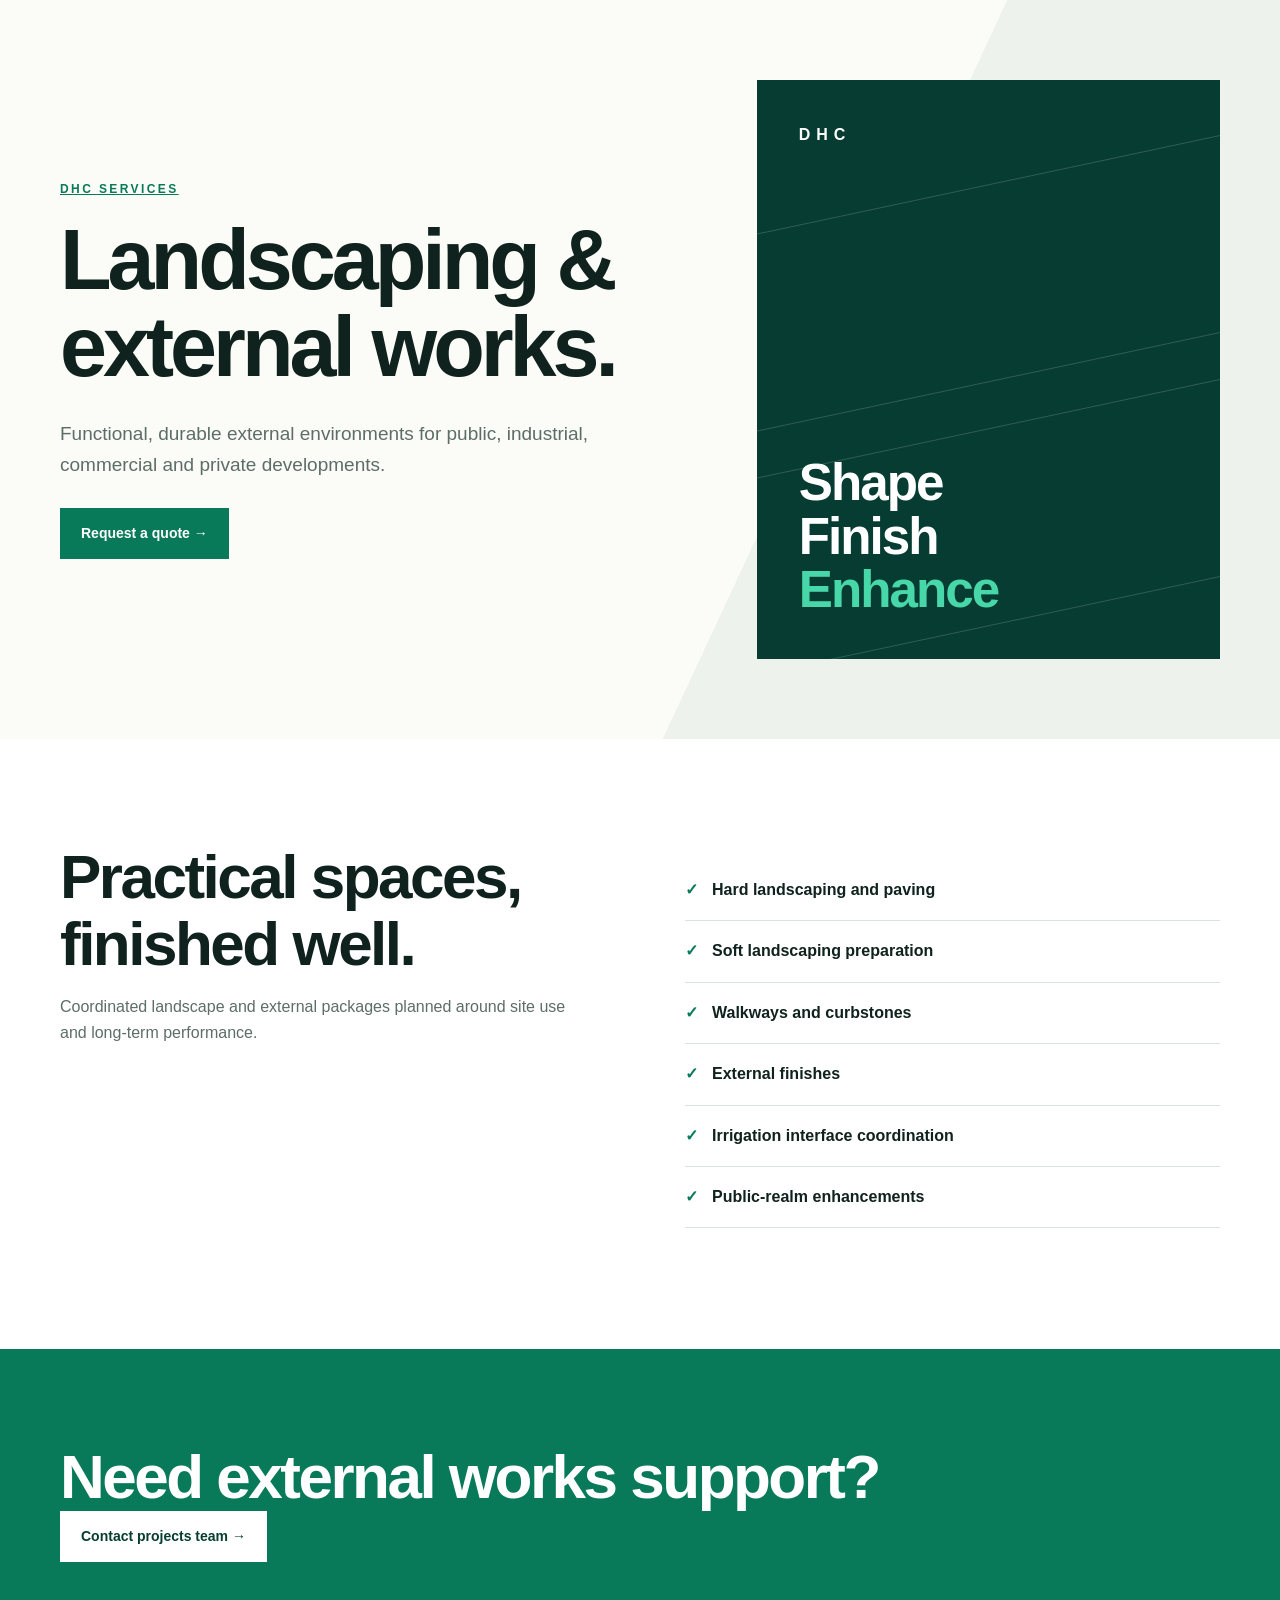
<file: services/landscaping/index.html>
<!doctype html><html lang="en"><head><meta charset="utf-8"><meta name="viewport" content="width=device-width,initial-scale=1"><title>Landscaping & External Works Saudi Arabia | DHC</title><meta name="description" content="Commercial landscaping, paving, walkways and external works across Saudi Arabia."><link rel="canonical" href="https://dawoodhilalalharbi.com/services/landscaping/"><link rel="stylesheet" href="/assets/styles.css"></head><body><main><section class="hero"><div class="container hero-grid"><div><p class="eyebrow"><a href="/services/">DHC Services</a></p><h1>Landscaping & external works.</h1><p class="lead">Functional, durable external environments for public, industrial, commercial and private developments.</p><a class="button" href="/contact/">Request a quote →</a></div><div class="visual"><b>DHC</b><strong>Shape<br>Finish<br><span>Enhance</span></strong></div></div></section><section class="section"><div class="container split"><div><h2>Practical spaces, finished well.</h2><p>Coordinated landscape and external packages planned around site use and long-term performance.</p></div><ul class="check"><li>Hard landscaping and paving</li><li>Soft landscaping preparation</li><li>Walkways and curbstones</li><li>External finishes</li><li>Irrigation interface coordination</li><li>Public-realm enhancements</li></ul></div></section><section class="cta"><div class="container"><h2>Need external works support?</h2><a class="button button-light" href="/contact/">Contact projects team →</a></div></section></main></body></html>
</file>
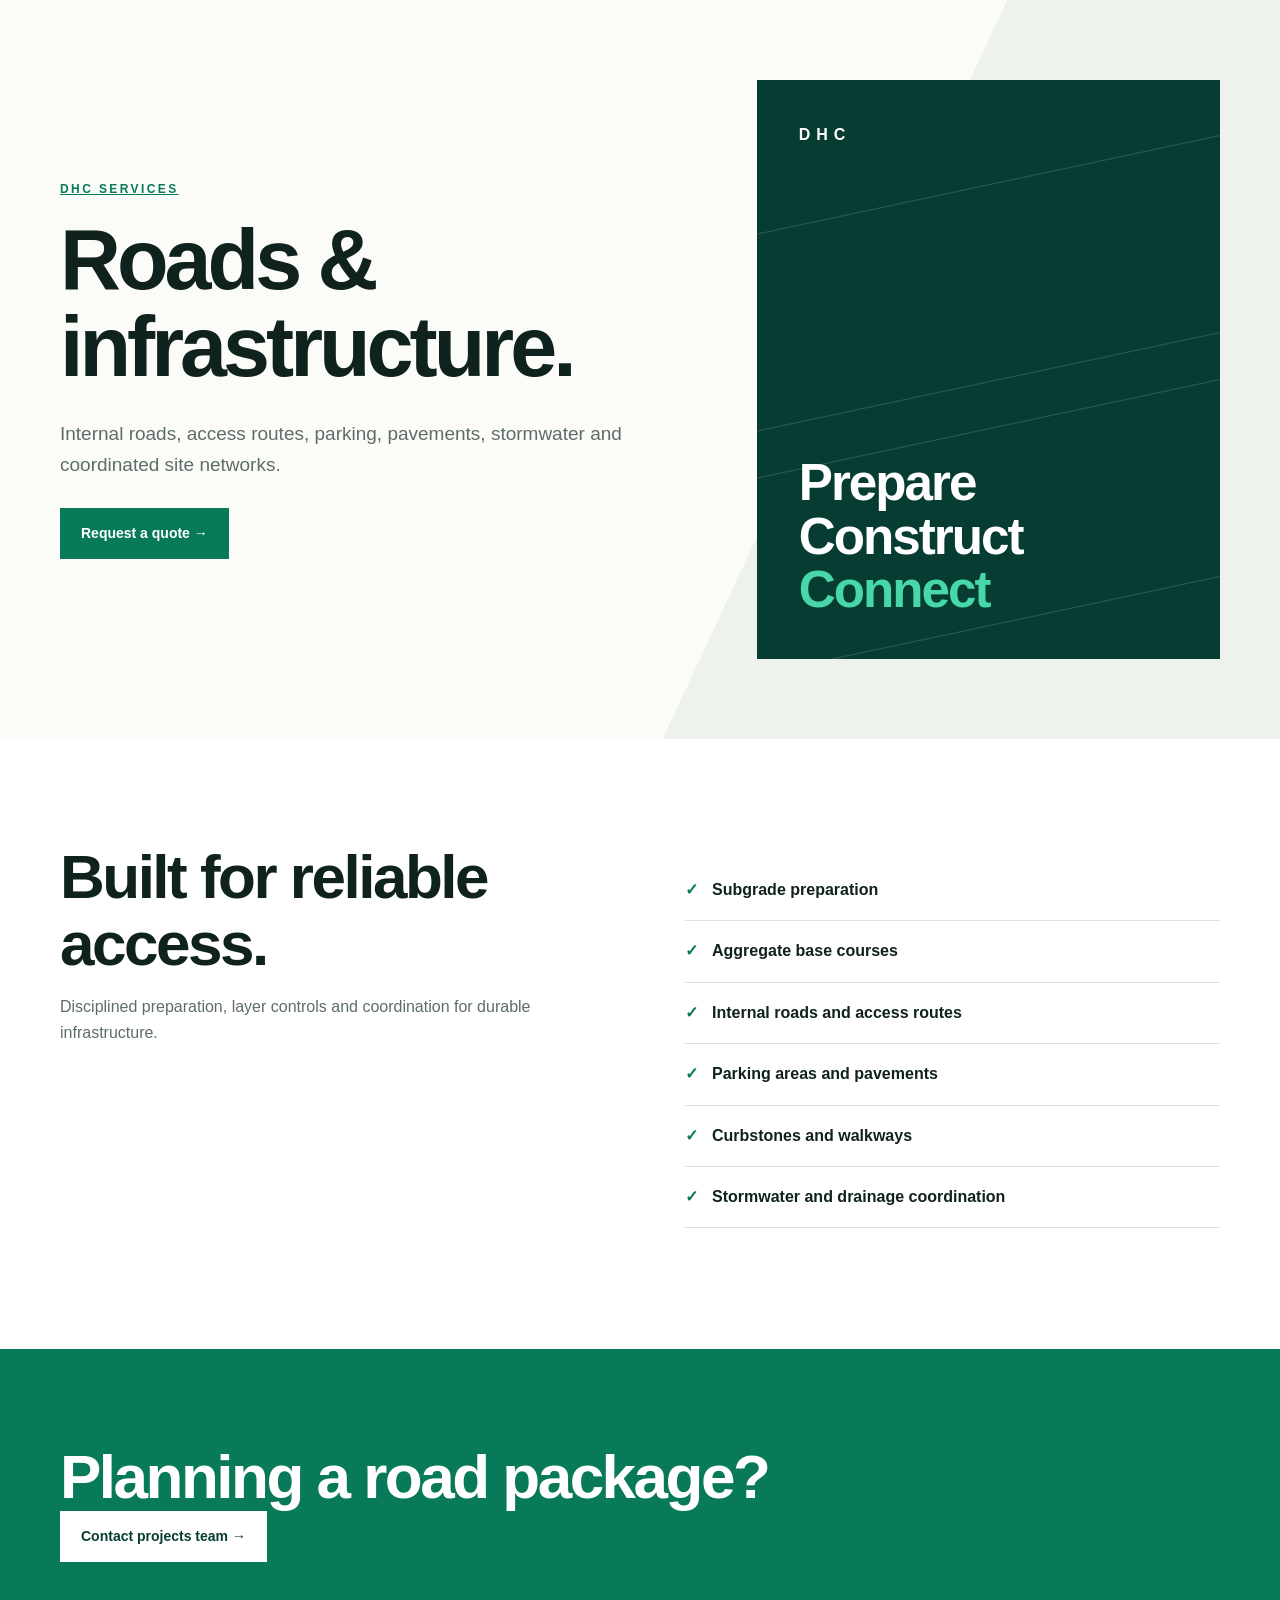
<file: services/roads-infrastructure/index.html>
<!doctype html><html lang="en"><head><meta charset="utf-8"><meta name="viewport" content="width=device-width,initial-scale=1"><title>Roads & Infrastructure Saudi Arabia | DHC</title><meta name="description" content="Road, parking, stormwater and site infrastructure construction services in Saudi Arabia."><link rel="canonical" href="https://dawoodhilalalharbi.com/services/roads-infrastructure/"><link rel="stylesheet" href="/assets/styles.css"></head><body><main><section class="hero"><div class="container hero-grid"><div><p class="eyebrow"><a href="/services/">DHC Services</a></p><h1>Roads & infrastructure.</h1><p class="lead">Internal roads, access routes, parking, pavements, stormwater and coordinated site networks.</p><a class="button" href="/contact/">Request a quote →</a></div><div class="visual"><b>DHC</b><strong>Prepare<br>Construct<br><span>Connect</span></strong></div></div></section><section class="section"><div class="container split"><div><h2>Built for reliable access.</h2><p>Disciplined preparation, layer controls and coordination for durable infrastructure.</p></div><ul class="check"><li>Subgrade preparation</li><li>Aggregate base courses</li><li>Internal roads and access routes</li><li>Parking areas and pavements</li><li>Curbstones and walkways</li><li>Stormwater and drainage coordination</li></ul></div></section><section class="cta"><div class="container"><h2>Planning a road package?</h2><a class="button button-light" href="/contact/">Contact projects team →</a></div></section></main></body></html>
</file>
<file: assets/styles.css>
:root{--ink:#10221d;--muted:#5d6d67;--green:#087a5a;--dark:#063c31;--soft:#f7f8f5;--line:#dce3df;--max:1160px}*{box-sizing:border-box}html{scroll-behavior:smooth}body{margin:0;color:var(--ink);font:16px/1.65 Arial,sans-serif}a{color:inherit}.container{width:min(var(--max),calc(100% - 48px));margin:auto}.skip{position:fixed;top:-80px;left:16px;background:#fff;padding:12px;z-index:99}.skip:focus{top:16px}.site-header{height:82px;position:sticky;top:0;z-index:20;background:#fffc;border-bottom:1px solid var(--line);backdrop-filter:blur(14px)}.header-inner{height:100%;display:flex;align-items:center;justify-content:space-between}.brand{display:flex;gap:12px;align-items:center;text-decoration:none;line-height:1.1}.brand-mark{width:46px;height:46px;display:grid;place-items:center;background:var(--dark);color:#fff;font-size:13px;font-weight:900;letter-spacing:1px}.brand b,.brand small{display:block}.brand b{font-size:14px}.brand small{margin-top:5px;color:var(--green);font-size:10px;font-weight:800;letter-spacing:2px;text-transform:uppercase}.nav{display:flex;align-items:center;gap:25px}.nav a{font-size:14px;font-weight:800;text-decoration:none}.nav a[aria-current=page]{color:var(--green)}.nav-cta{background:var(--dark);color:#fff!important;padding:12px 16px}.menu{display:none;width:48px;height:48px;border:0;background:none;font-size:25px}.hero{min-height:610px;display:flex;align-items:center;background:linear-gradient(115deg,#fbfbf8 0 62%,#eef2ed 62%);overflow:hidden}.hero-grid{display:grid;grid-template-columns:1.15fr .85fr;gap:70px;align-items:center;padding:80px 0}.eyebrow{margin:0 0 18px;color:var(--green);font-size:12px;font-weight:900;letter-spacing:2.4px;text-transform:uppercase}.hero h1{margin:0;max-width:820px;font-size:clamp(48px,6.6vw,86px);line-height:1.02;letter-spacing:-4px}.hero h1 span{color:var(--green)}.lead{max-width:670px;margin:28px 0;color:var(--muted);font-size:19px}.actions{display:flex;gap:24px;align-items:center;margin-top:32px}.button{display:inline-flex;align-items:center;min-height:50px;padding:13px 20px;border:1px solid var(--green);background:var(--green);color:#fff;font-size:14px;font-weight:900;text-decoration:none;cursor:pointer}.button:hover{background:var(--dark)}.text-link{font-weight:900;text-decoration:none}.visual{aspect-ratio:4/5;padding:42px;background:var(--dark);color:#fff;display:flex;flex-direction:column;justify-content:space-between;position:relative;overflow:hidden}.visual:before,.visual:after{content:"";position:absolute;left:-5%;width:110%;height:42%;border:1px solid #ffffff2b;transform:skewY(-12deg)}.visual:before{top:18%}.visual:after{top:52%}.visual b{position:relative;z-index:1;letter-spacing:6px}.visual strong{position:relative;z-index:1;font-size:clamp(34px,4vw,58px);line-height:1.05;letter-spacing:-2px}.visual strong span{color:#47d7a8}.trust{padding:24px 0;border-bottom:1px solid var(--line)}.trust .container{display:flex;justify-content:space-between;gap:24px}.trust p{color:var(--muted);font-size:13px}.trust div div{display:flex;gap:30px;align-items:center;font-size:13px;font-weight:800}.section{padding:105px 0}.soft{background:var(--soft)}.dark{background:var(--dark);color:#fff}.section-head,.split{display:grid;grid-template-columns:1fr 1fr;gap:90px}.section-head{align-items:end;margin-bottom:52px}.section h2,.cta h2{margin:0;font-size:clamp(36px,5vw,62px);line-height:1.08;letter-spacing:-2.5px}.section-head>p,.section p,.prose{color:var(--muted)}.dark p{color:#bfd0ca}.cards{display:grid;grid-template-columns:repeat(3,1fr);border-top:1px solid var(--line);border-left:1px solid var(--line)}.card{min-height:350px;padding:34px;display:flex;flex-direction:column;border-right:1px solid var(--line);border-bottom:1px solid var(--line)}.card small{color:var(--green);font-weight:900}.card h3{font-size:25px;line-height:1.2}.card a{margin-top:auto;color:var(--green);font-weight:900}.list{list-style:none;margin:0;padding:0;border-top:1px solid #ffffff30}.list li{padding:23px 0;border-bottom:1px solid #ffffff30;font-size:20px;font-weight:800}.process{display:grid;grid-template-columns:repeat(4,1fr);margin-top:55px}.process article{padding:26px;border-top:1px solid var(--line);border-right:1px solid var(--line)}.process span,.grid span{color:var(--green);font-size:12px;font-weight:900}.cta{padding:95px 0;background:var(--green);color:#fff}.cta .eyebrow{color:#d4fff0}.cta p{max-width:650px}.button-light{border-color:#fff;background:#fff;color:var(--dark)}.grid{display:grid;grid-template-columns:repeat(2,1fr);border-top:1px solid var(--line);border-left:1px solid var(--line)}.grid article{padding:36px;border-right:1px solid var(--line);border-bottom:1px solid var(--line)}.grid h3{font-size:26px}.check{list-style:none;padding:0}.check li{padding:17px 0;border-bottom:1px solid var(--line);font-weight:800}.check li:before{content:'✓';margin-right:14px;color:var(--green)}.notice{margin-top:45px;padding:30px;background:var(--soft)}.contact{display:grid;grid-template-columns:.85fr 1.15fr;gap:80px}.contact-line{display:block;padding:20px 0;border-bottom:1px solid var(--line);text-decoration:none}.contact-line small,.contact-line b{display:block}.contact-line small{color:var(--muted);text-transform:uppercase;letter-spacing:1px}.form{padding:34px;background:var(--soft)}.row{display:grid;grid-template-columns:1fr 1fr;gap:18px}.form label{display:block;margin-bottom:17px;font-size:13px;font-weight:800}.form input,.form select,.form textarea{width:100%;display:block;margin-top:7px;padding:13px;border:1px solid #c9d2ce;background:#fff;font:inherit}.form-note{font-size:12px}.legal{max-width:760px}.legal h2{font-size:28px;margin-top:40px}.wa{position:fixed;right:18px;bottom:18px;z-index:10;padding:13px 17px;background:#1fa968;color:#fff;font-weight:900;text-decoration:none}footer{padding:72px 0 24px;background:#071d17;color:#dce8e4}.footer-grid{display:grid;grid-template-columns:2fr 1fr 1.4fr 1.7fr;gap:45px}.footer-grid p{color:#9db2aa;font-size:14px}.footer-grid h2{font-size:13px;text-transform:uppercase;letter-spacing:1.5px}.footer-grid>div>a:not(.brand){display:block;margin:7px 0;color:#c5d5cf;text-decoration:none;font-size:14px}.footer-bottom{display:flex;justify-content:space-between;margin-top:48px;padding-top:22px;border-top:1px solid #ffffff22;color:#8fa59d;font-size:12px}@media(max-width:900px){.menu{display:block}.nav{display:none;position:absolute;top:81px;left:0;right:0;padding:20px;background:#fff}.nav.open{display:grid}.hero-grid,.section-head,.split,.contact{grid-template-columns:1fr}.hero-grid{gap:40px}.visual{aspect-ratio:16/9}.cards{grid-template-columns:1fr}.process{grid-template-columns:1fr 1fr}.footer-grid{grid-template-columns:1fr 1fr}}@media(max-width:560px){.container{width:calc(100% - 32px)}.site-header{height:72px}.nav{top:71px}.hero{min-height:auto;background:#fbfbf8}.hero-grid{padding:58px 0}.hero h1{font-size:47px;letter-spacing:-2.5px}.visual{aspect-ratio:1}.section,.cta{padding:74px 0}.section h2,.cta h2{font-size:38px}.actions{align-items:flex-start;flex-direction:column}.trust .container,.trust div div{display:block}.process,.grid,.row,.footer-grid{grid-template-columns:1fr}.form{padding:22px}.footer-bottom{display:block}}@media(prefers-reduced-motion:reduce){html{scroll-behavior:auto}}
</file>
